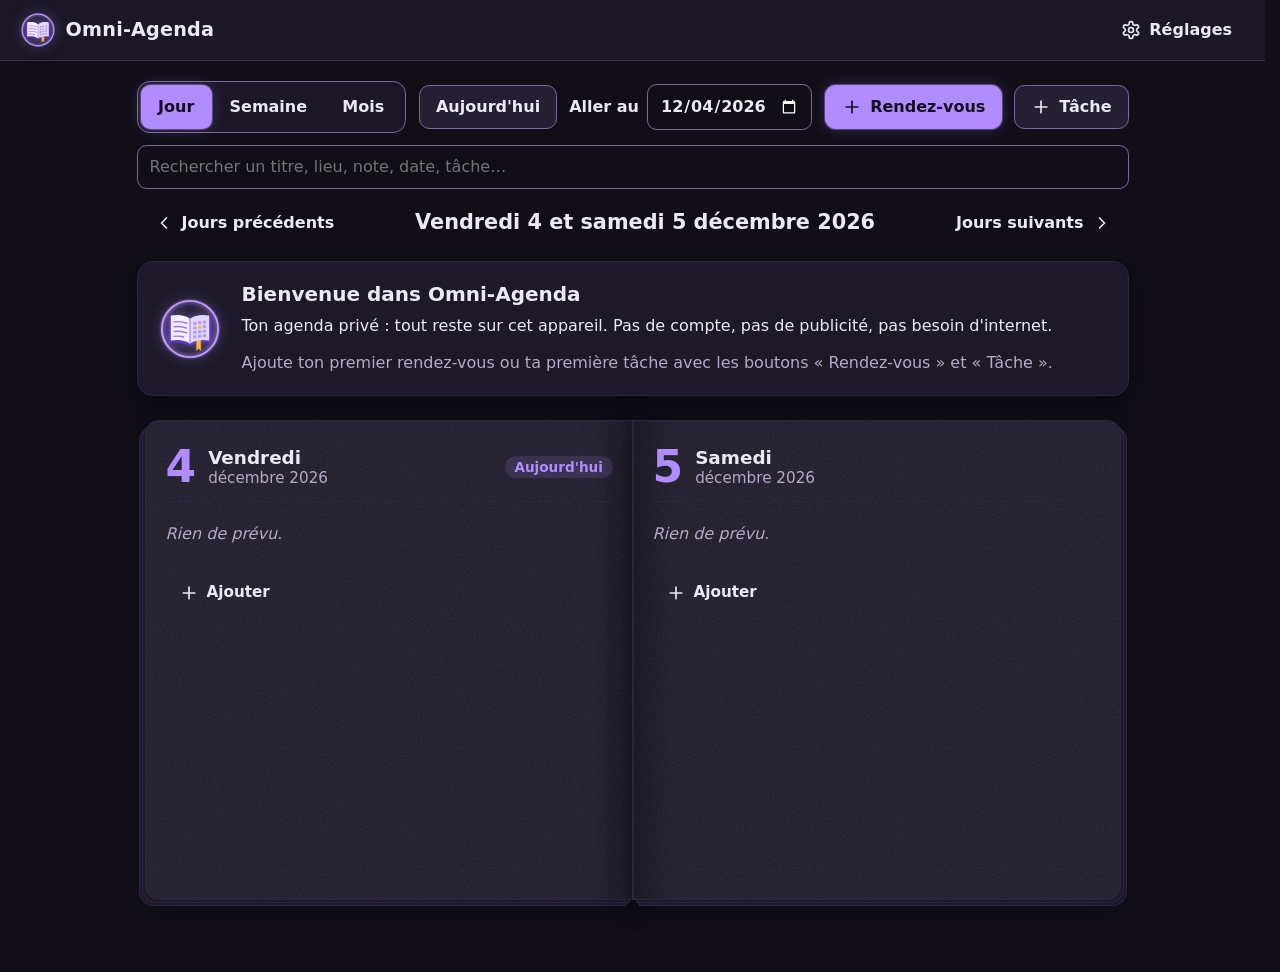
<file: index.html>
<!doctype html>
<html lang="fr" data-theme="omni">
<head>
  <meta charset="utf-8">
  <meta name="viewport" content="width=device-width, initial-scale=1, viewport-fit=cover">
  <!--
    Règle de sécurité (« Content Security Policy ») :
    la page n'a le droit de charger QUE ses propres fichiers.
    Aucun script extérieur, aucune police ou image venant d'internet.
  -->
  <meta http-equiv="Content-Security-Policy"
        content="default-src 'self'; script-src 'self'; style-src 'self'; img-src 'self' data:; font-src 'self'; connect-src 'self'; object-src 'none'; base-uri 'none'; form-action 'none'; frame-src 'none'">
  <meta name="description" content="Omni-Agenda : ton agenda privé, hors ligne, sans compte et sans publicité.">
  <meta name="theme-color" content="#1b1726">
  <title>Omni-Agenda</title>
  <link rel="icon" href="assets/icons/logo.svg" type="image/svg+xml">
  <!-- Fiche d'identité de l'application (nom, icônes) : permet de l'installer. -->
  <link rel="manifest" href="manifest.webmanifest">
  <link rel="apple-touch-icon" href="assets/icons/apple-touch-icon.png">
  <meta name="apple-mobile-web-app-title" content="Omni-Agenda">

  <link rel="stylesheet" href="css/themes.css">
  <link rel="stylesheet" href="css/fonts.css">
  <link rel="stylesheet" href="css/base.css">
  <link rel="stylesheet" href="css/components.css">
  <link rel="stylesheet" href="css/forms.css">
  <link rel="stylesheet" href="css/entries.css">
  <link rel="stylesheet" href="css/agenda.css">
  <link rel="stylesheet" href="css/paper.css">
  <link rel="stylesheet" href="css/security.css">

  <!-- Applique le thème mémorisé AVANT l'affichage (évite un flash de couleur)
       et affiche tout de suite l'écran de verrouillage si un mot de passe est actif. -->
  <script src="js/boot.js"></script>
  <!-- Le programme principal de l'application. -->
  <script type="module" src="js/app.js"></script>
</head>
<body>
  <!-- Lien caché, visible seulement au clavier : permet de sauter directement au contenu. -->
  <a class="skip-link" href="#contenu">Aller au contenu</a>

  <!-- ============ Barre du haut ============ -->
  <header class="app-header">
    <a class="brand" href="#/" aria-label="Omni-Agenda — retour à l'agenda">
      <img src="assets/icons/logo.svg" alt="" width="36" height="36">
      <span class="brand-name">Omni-Agenda</span>
    </a>
    <nav class="header-actions" aria-label="Menu principal">
      <!-- Visible seulement si un mot de passe est actif (js/ui/password-settings.js). -->
      <button type="button" class="btn btn-ghost" id="bouton-verrouiller" aria-label="Verrouiller l'agenda" hidden>
        <svg class="icon" viewBox="0 0 24 24" aria-hidden="true" focusable="false"><rect x="5" y="11" width="14" height="10" rx="2"/><path d="M8 11V7a4 4 0 0 1 8 0v4"/></svg>
        <span class="header-label">Verrouiller</span>
      </button>
      <a class="btn btn-ghost" href="#/reglages">
        <svg class="icon" viewBox="0 0 24 24" aria-hidden="true" focusable="false">
          <path d="M12.22 2h-.44a2 2 0 0 0-2 2v.18a2 2 0 0 1-1 1.73l-.43.25a2 2 0 0 1-2 0l-.15-.08a2 2 0 0 0-2.73.73l-.22.38a2 2 0 0 0 .73 2.73l.15.1a2 2 0 0 1 1 1.72v.51a2 2 0 0 1-1 1.74l-.15.09a2 2 0 0 0-.73 2.73l.22.38a2 2 0 0 0 2.73.73l.15-.08a2 2 0 0 1 2 0l.43.25a2 2 0 0 1 1 1.73V20a2 2 0 0 0 2 2h.44a2 2 0 0 0 2-2v-.18a2 2 0 0 1 1-1.73l.43-.25a2 2 0 0 1 2 0l.15.08a2 2 0 0 0 2.73-.73l.22-.39a2 2 0 0 0-.73-2.73l-.15-.08a2 2 0 0 1-1-1.74v-.5a2 2 0 0 1 1-1.74l.15-.09a2 2 0 0 0 .73-2.73l-.22-.38a2 2 0 0 0-2.73-.73l-.15.08a2 2 0 0 1-2 0l-.43-.25a2 2 0 0 1-1-1.73V4a2 2 0 0 0-2-2z"/>
          <circle cx="12" cy="12" r="3"/>
        </svg>
        <span class="header-label">Réglages</span>
      </a>
    </nav>
  </header>

  <!-- Bandeau d'information (caché tant qu'il n'y a rien à dire). -->
  <div id="bandeau" class="banner" role="status" hidden></div>

  <!-- ============ Écran de verrouillage (si un mot de passe est actif) ============
       Affiché seulement quand <html> porte l'attribut data-locked ; le formulaire
       est construit par js/ui/lock-screen.js. -->
  <section class="lock-screen" id="ecran-verrouillage" aria-labelledby="titre-verrouillage">
    <div class="lock-card">
      <img class="lock-logo" src="assets/icons/logo.svg" alt="" width="88" height="88">
      <h1 id="titre-verrouillage">Omni-Agenda</h1>
      <p>Ton agenda est protégé par un mot de passe.</p>
      <div id="verrouillage-formulaire"></div>
    </div>
  </section>

  <main id="contenu" class="app-main" tabindex="-1">

    <!-- ============ Écran : agenda (accueil) ============ -->
    <section class="screen" data-screen="agenda" data-title="Omni-Agenda" aria-labelledby="titre-agenda">

      <!-- Choix de la vue, aujourd'hui / aller à une date, boutons d'ajout -->
      <div class="agenda-toolbar">
        <div class="view-switch" role="group" aria-label="Affichage">
          <button type="button" class="view-switch-btn" data-view="day" aria-pressed="true">Jour</button>
          <button type="button" class="view-switch-btn" data-view="week" aria-pressed="false">Semaine</button>
          <button type="button" class="view-switch-btn" data-view="month" aria-pressed="false">Mois</button>
        </div>
        <!-- Retour à aujourd'hui et saut à une date -->
        <div class="agenda-jump">
          <button type="button" class="btn" id="bouton-aujourdhui">Aujourd'hui</button>
          <label class="jump-date">
            <span>Aller au</span>
            <input type="date" id="aller-a-la-date" min="1900-01-01" max="2200-12-31">
          </label>
        </div>
        <div class="agenda-actions">
          <button type="button" class="btn btn-primary" id="bouton-nouveau-rdv">
            <svg class="icon" viewBox="0 0 24 24" aria-hidden="true" focusable="false"><path d="M12 5v14M5 12h14"/></svg>
            <span>Rendez-vous</span>
          </button>
          <button type="button" class="btn" id="bouton-nouvelle-tache">
            <svg class="icon" viewBox="0 0 24 24" aria-hidden="true" focusable="false"><path d="M12 5v14M5 12h14"/></svg>
            <span>Tâche</span>
          </button>
        </div>
      </div>

      <!-- Recherche locale (affichée après déverrouillage) -->
      <div class="agenda-search" role="search" aria-label="Rechercher dans l'agenda">
        <label for="champ-recherche" class="visually-hidden">Rechercher dans l'agenda</label>
        <input type="search" id="champ-recherche" placeholder="Rechercher un titre, lieu, note, date, tâche…" autocomplete="off" spellcheck="false">
        <button type="button" class="btn btn-ghost btn-small" id="bouton-effacer-recherche" hidden>Effacer</button>
      </div>
      <section id="recherche-resultats" class="search-results page" aria-labelledby="titre-recherche" hidden>
        <h2 id="titre-recherche" class="page-week-title">Résultats de recherche</h2>
        <p id="recherche-statut" class="search-status muted" role="status" aria-live="polite"></p>
        <ul id="recherche-liste" class="entry-list"></ul>
      </section>

      <!-- Navigation : précédent, période affichée, suivant -->
      <div class="agenda-nav">
        <button type="button" class="btn btn-ghost nav-button" id="bouton-precedent">
          <svg class="icon" viewBox="0 0 24 24" aria-hidden="true" focusable="false"><path d="m15 18-6-6 6-6"/></svg>
          <span class="nav-label">Précédent</span>
        </button>
        <h1 id="titre-agenda" class="agenda-title" aria-live="polite">Omni-Agenda</h1>
        <button type="button" class="btn btn-ghost nav-button" id="bouton-suivant">
          <span class="nav-label">Suivant</span>
          <svg class="icon" viewBox="0 0 24 24" aria-hidden="true" focusable="false"><path d="m9 18 6-6-6-6"/></svg>
        </button>
      </div>

      <!-- Accueil, affiché quand l'agenda est vide. -->
      <div class="welcome welcome-compact" id="accueil-vide" hidden>
        <img class="welcome-logo" src="assets/icons/logo.svg" alt="" width="64" height="64">
        <div>
          <h2>Bienvenue dans Omni-Agenda</h2>
          <p>Ton agenda privé : tout reste sur cet appareil. Pas de compte, pas de publicité, pas besoin d'internet.</p>
          <p class="muted">Ajoute ton premier rendez-vous ou ta première tâche avec les boutons « Rendez-vous » et « Tâche ».</p>
        </div>
      </div>

      <!-- Le livre : une ou deux pages, dessinées par js/views/. -->
      <div class="book-wrap" id="livre-conteneur">
        <div class="book" id="livre"></div>
      </div>
    </section>

    <!-- ============ Écran : réglages ============ -->
    <section class="screen" data-screen="reglages" data-title="Réglages — Omni-Agenda" aria-labelledby="titre-reglages" hidden>
      <div class="screen-header">
        <a class="btn btn-ghost" href="#/">
          <svg class="icon" viewBox="0 0 24 24" aria-hidden="true" focusable="false"><path d="m15 18-6-6 6-6"/></svg>
          <span>Retour à l'agenda</span>
        </a>
        <h1 id="titre-reglages">Réglages</h1>
      </div>

      <div class="card">
        <h2>Apparence</h2>
        <fieldset>
          <legend>Thème</legend>
          <div class="choices" id="choix-theme"></div>
        </fieldset>
        <fieldset>
          <legend>Police d'écriture</legend>
          <p class="muted small">Toutes les polices sont incluses dans l'application : elles fonctionnent sans internet.</p>
          <div class="choices" id="choix-police"></div>
        </fieldset>
        <fieldset>
          <legend>Taille du texte</legend>
          <div class="choices choices-compact" id="choix-taille-texte"></div>
        </fieldset>
      </div>

      <!-- Rappels (notifications), gérés par js/ui/app-settings.js. -->
      <div class="card">
        <h2>Rappels</h2>
        <p>Un rappel s'affiche sous forme de notification discrète, sans son, à l'heure choisie pour le rendez-vous.</p>
        <p class="muted small">Il s'affiche si Omni-Agenda est ouverte, ou encore active en arrière-plan :
          sans serveur, une application web ne peut pas se réveiller toute seule.</p>
        <div id="reglages-rappels"></div>
        <div id="message-rappels" role="status" aria-live="polite"></div>
      </div>

      <!-- Export et import de l'agenda, gérés par js/ui/backup-settings.js. -->
      <div class="card">
        <h2>Sauvegarde</h2>
        <p>Ton agenda est enregistré uniquement sur cet appareil. Exporte-le de temps en temps dans un fichier :
          tu pourras le retrouver après un changement d'appareil, ou l'ouvrir sur un autre.</p>
        <p class="muted small" id="derniere-sauvegarde"></p>
        <div class="button-row">
          <button type="button" class="btn btn-primary" id="bouton-exporter">
            <svg class="icon" viewBox="0 0 24 24" aria-hidden="true" focusable="false"><path d="M12 4v11m-5-5 5 5 5-5M5 20h14"/></svg>
            <span>Exporter mon agenda</span>
          </button>
          <button type="button" class="btn" id="bouton-exporter-ics">Exporter au format .ics</button>
          <button type="button" class="btn" id="bouton-importer">
            <svg class="icon" viewBox="0 0 24 24" aria-hidden="true" focusable="false"><path d="M12 20V9m-5 5 5-5 5 5M5 4h14"/></svg>
            <span>Importer un agenda</span>
          </button>
        </div>
        <p class="muted small">L'export « .ics » sert à transférer tes rendez-vous et tâches vers un autre agenda (fichier non chiffré).</p>
        <!-- Sélecteur de fichier, caché : il est ouvert par le bouton « Importer un agenda ». -->
        <input type="file" id="fichier-a-importer" accept=".json,application/json" hidden>
        <!-- Résultat de l'export ou de l'import, lu par les lecteurs d'écran. -->
        <div id="message-sauvegarde" role="status" aria-live="polite"></div>
      </div>

      <!-- Mot de passe facultatif, géré par js/ui/password-settings.js. -->
      <div class="card">
        <h2 id="titre-mot-de-passe" tabindex="-1">Mot de passe</h2>
        <div id="reglages-mot-de-passe"></div>
        <div id="message-mot-de-passe" role="status" aria-live="polite"></div>
      </div>

      <!-- Installation, fonctionnement sans internet et stockage (js/ui/app-settings.js). -->
      <div class="card">
        <h2>Application</h2>
        <div id="reglages-application"></div>
        <div id="message-application" role="status" aria-live="polite"></div>
      </div>

      <div class="card">
        <h2>Informations</h2>
        <a class="btn" href="#/a-propos">À propos d'Omni-Agenda</a>
      </div>
    </section>

    <!-- ============ Écran : à propos ============ -->
    <section class="screen" data-screen="a-propos" data-title="À propos — Omni-Agenda" aria-labelledby="titre-a-propos" hidden>
      <div class="screen-header">
        <a class="btn btn-ghost" href="#/reglages">
          <svg class="icon" viewBox="0 0 24 24" aria-hidden="true" focusable="false"><path d="m15 18-6-6 6-6"/></svg>
          <span>Retour aux réglages</span>
        </a>
      </div>

      <div class="card about">
        <img class="about-logo" src="assets/icons/logo.svg" alt="" width="88" height="88">
        <h1 id="titre-a-propos">À propos d'Omni-Agenda</h1>
        <p class="muted">Version <span data-app-version></span></p>

        <p>Application réalisée par Ferrus Dantioch, avec l'aide de l'intelligence artificielle.</p>
        <!-- Licence du code : texte complet dans le fichier LICENSE du dépôt. -->
        <p>© 2026 Ferrus Dantioch — <a href="https://creativecommons.org/licenses/by-nc-nd/4.0/deed.fr" target="_blank" rel="noopener noreferrer">Creative Commons BY-NC-ND 4.0</a> : partage autorisé en citant l'auteur, sans usage commercial ni modification.</p>

        <ul class="about-facts">
          <li>Application gratuite</li>
          <li>Sans publicité</li>
          <li>Sans collecte de données : tout reste sur ton appareil</li>
          <li>Fonctionne sans internet</li>
        </ul>

        <!-- Avec le lien de la licence, le seul lien vers internet. L'adresse vient de js/config.js. -->
        <a id="lien-portfolio" class="btn btn-primary" target="_blank" rel="noopener noreferrer">Découvrir mon portfolio</a>
        <p id="message-portfolio" class="notice" role="status" hidden>Connecte-toi à internet pour ouvrir le portfolio.</p>
        <p class="muted small">Ce bouton et le lien de la licence sont les seuls liens de l'application vers internet. Ils s'ouvrent uniquement si tu les touches.</p>

        <!-- Retours : une adresse-alias (Proton) créée pour ça. Le lien ouvre seulement
             l'application de messagerie, adresse et sujet déjà remplis : rien ne part tout seul. -->
        <p>Une idée, une remarque, un souci ? Tes retours sont les bienvenus :
          <a class="adresse-mail" href="mailto:omni-systeme.choking513@passmail.net?subject=Retour%20sur%20Omni-Agenda">omni-systeme.choking513@passmail.net</a></p>
      </div>
    </section>
  </main>

  <!-- Fenêtre d'une entrée (fiche de détails ou formulaire), remplie par js/ui/entry-panel.js. -->
  <dialog id="fenetre-entree" class="panel" aria-labelledby="fenetre-entree-titre"></dialog>

  <!-- Petit message de confirmation (« Rendez-vous ajouté »), lu par les lecteurs d'écran. -->
  <div id="message-flottant" class="toast" role="status" aria-live="polite"></div>

  <noscript>
    <p class="notice">Omni-Agenda a besoin de JavaScript pour fonctionner. Active-le dans les réglages de ton navigateur.</p>
  </noscript>
</body>
</html>
</file>
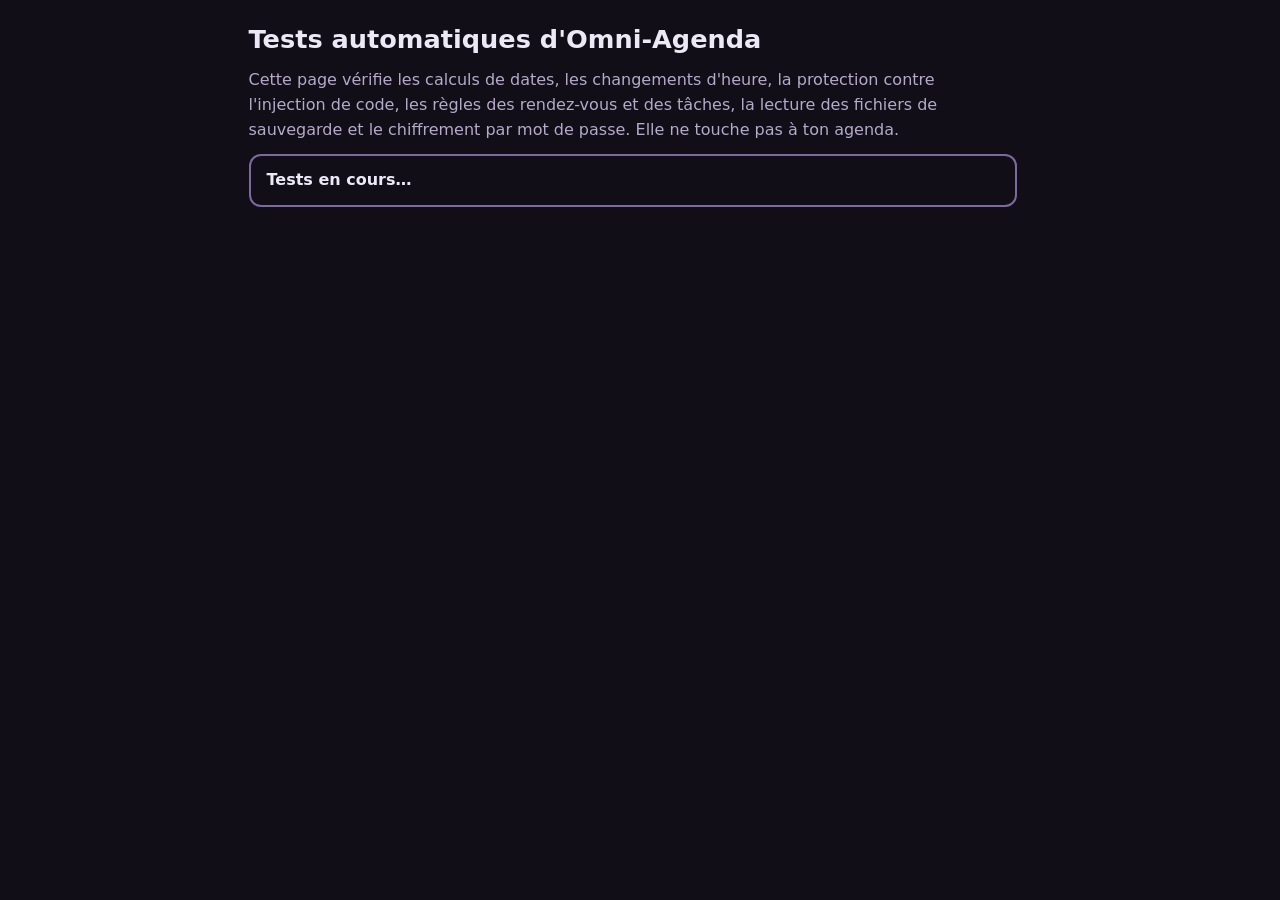
<file: tests/tests.html>
<!doctype html>
<html lang="fr" data-theme="omni">
<head>
  <meta charset="utf-8">
  <meta name="viewport" content="width=device-width, initial-scale=1">
  <meta http-equiv="Content-Security-Policy"
        content="default-src 'self'; script-src 'self'; style-src 'self'; img-src 'self' data:; connect-src 'self'; object-src 'none'; base-uri 'none'">
  <title>Tests — Omni-Agenda</title>
  <link rel="stylesheet" href="../css/themes.css">
  <link rel="stylesheet" href="../css/base.css">
  <link rel="stylesheet" href="tests.css">
  <script type="module" src="tests.js"></script>
</head>
<body>
  <main class="tests">
    <h1>Tests automatiques d'Omni-Agenda</h1>
    <p class="muted">Cette page vérifie les calculs de dates, les changements d'heure, la protection
      contre l'injection de code, les règles des rendez-vous et des tâches, la lecture des
      fichiers de sauvegarde et le chiffrement par mot de passe.
      Elle ne touche pas à ton agenda.</p>
    <p id="resume" class="tests-summary" role="status">Tests en cours…</p>
    <ol id="resultats" class="tests-list"></ol>
  </main>
</body>
</html>
</file>
<file: css/themes.css>
/* =============================================================
   themes.css — Les couleurs des trois thèmes
   -------------------------------------------------------------
   Chaque thème est une liste de « variables » de couleur
   (des noms comme --color-text). Le reste du design utilise
   ces noms : changer de thème = changer les valeurs ici.

   Tous les contrastes texte/fond respectent la norme WCAG AA
   (au moins 4,5 pour 1 pour le texte).
   ============================================================= */

/* ---------- Thème « Omni-système » (thème par défaut) ----------
   Fond sombre, accents violets lumineux, comme l'anneau du logo. */
:root,
[data-theme="omni"] {
  color-scheme: dark;
  --color-bg: #110e18;            /* fond général */
  --color-surface: #1b1726;       /* barre du haut, cartes */
  --color-surface-2: #241f33;     /* boutons, champs */
  --color-paper: #1d1929;         /* les pages de l'agenda */
  --color-paper-edge: #2c2540;    /* bord des pages, reliure */
  --color-text: #ece8f6;          /* texte principal */
  --color-text-muted: #b4aac9;    /* texte secondaire */
  --color-border: #3a3150;        /* séparations discrètes */
  --color-border-strong: #7a6a9e; /* contours des boutons et champs */
  --color-accent: #b18cff;        /* violet lumineux */
  --color-on-accent: #140d24;     /* texte posé sur le violet */
  --color-accent-soft: rgba(177, 140, 255, 0.14);
  --color-focus: #d2bbff;         /* contour de l'élément actif au clavier */
  --color-danger: #ff8f9e;
  --glow: 0 0 0 1px rgba(177, 140, 255, 0.35), 0 0 14px rgba(177, 140, 255, 0.25);
  --logo-glow: drop-shadow(0 0 6px rgba(177, 140, 255, 0.5));
  --shadow: 0 6px 24px rgba(0, 0, 0, 0.45);
  /* Papier : texture discrète (grain clair) et ombre près de la reliure. */
  --paper-texture: url("data:image/svg+xml,%3Csvg xmlns='http://www.w3.org/2000/svg' width='180' height='180'%3E%3Cfilter id='n'%3E%3CfeTurbulence type='fractalNoise' baseFrequency='0.85' numOctaves='3' stitchTiles='stitch'/%3E%3CfeColorMatrix values='0 0 0 0 1 0 0 0 0 1 0 0 0 0 1 0 0 0 0.09 0'/%3E%3C/filter%3E%3Crect width='100%25' height='100%25' filter='url(%23n)'/%3E%3C/svg%3E");
  --page-fold: rgba(0, 0, 0, 0.35);
  /* Surlignages : fond doux + trait plus marqué (visible même sans distinguer les couleurs). */
  --hl-jaune: #5a4b1e;
  --hl-jaune-edge: #c9a43f;
  --hl-vert: #1f4d38;
  --hl-vert-edge: #56ad84;
  --hl-bleu: #20426a;
  --hl-bleu-edge: #6a9edb;
  --hl-rose: #5c2849;
  --hl-rose-edge: #cf7aab;
}

/* ---------- Thème « Sombre » ----------
   Gris foncés neutres, accent bleu doux. */
[data-theme="dark"] {
  color-scheme: dark;
  --color-bg: #17181b;
  --color-surface: #202226;
  --color-surface-2: #2a2d32;
  --color-paper: #25262b;
  --color-paper-edge: #303238;
  --color-text: #e6e4df;
  --color-text-muted: #aaa7a0;
  --color-border: #3b3e45;
  --color-border-strong: #767a83;
  --color-accent: #8cb4e0;
  --color-on-accent: #10161d;
  --color-accent-soft: rgba(140, 180, 224, 0.14);
  --color-focus: #b9d4f2;
  --color-danger: #f09a9a;
  --glow: none;
  --logo-glow: none;
  --shadow: 0 6px 24px rgba(0, 0, 0, 0.4);
  --paper-texture: url("data:image/svg+xml,%3Csvg xmlns='http://www.w3.org/2000/svg' width='180' height='180'%3E%3Cfilter id='n'%3E%3CfeTurbulence type='fractalNoise' baseFrequency='0.85' numOctaves='3' stitchTiles='stitch'/%3E%3CfeColorMatrix values='0 0 0 0 1 0 0 0 0 1 0 0 0 0 1 0 0 0 0.09 0'/%3E%3C/filter%3E%3Crect width='100%25' height='100%25' filter='url(%23n)'/%3E%3C/svg%3E");
  --page-fold: rgba(0, 0, 0, 0.3);
  --hl-jaune: #5a4b1e;
  --hl-jaune-edge: #c9a43f;
  --hl-vert: #1f4d38;
  --hl-vert-edge: #56ad84;
  --hl-bleu: #20426a;
  --hl-bleu-edge: #6a9edb;
  --hl-rose: #5c2849;
  --hl-rose-edge: #cf7aab;
}

/* ---------- Thème « Clair » ----------
   Tons crème et beige plutôt que blanc pur, pour ne pas éblouir. */
[data-theme="light"] {
  color-scheme: light;
  --color-bg: #e4dfd5;
  --color-surface: #efebe3;
  --color-surface-2: #e7e2d8;
  --color-paper: #f6f2e9;
  --color-paper-edge: #ddd5c6;
  --color-text: #2a2621;
  --color-text-muted: #5a5349;
  --color-border: #c9c0b0;
  --color-border-strong: #7d725f;
  --color-accent: #355f80;
  --color-on-accent: #ffffff;
  --color-accent-soft: rgba(53, 95, 128, 0.12);
  --color-focus: #2f5878;
  --color-danger: #a33a3a;
  --glow: none;
  --logo-glow: none;
  --shadow: 0 6px 20px rgba(60, 50, 35, 0.18);
  /* Papier crème : grain brun très léger. */
  --paper-texture: url("data:image/svg+xml,%3Csvg xmlns='http://www.w3.org/2000/svg' width='180' height='180'%3E%3Cfilter id='n'%3E%3CfeTurbulence type='fractalNoise' baseFrequency='0.85' numOctaves='3' stitchTiles='stitch'/%3E%3CfeColorMatrix values='0 0 0 0 0.35 0 0 0 0 0.27 0 0 0 0 0.15 0 0 0 0.12 0'/%3E%3C/filter%3E%3Crect width='100%25' height='100%25' filter='url(%23n)'/%3E%3C/svg%3E");
  --page-fold: rgba(90, 70, 40, 0.16);
  --hl-jaune: #f3dc8a;
  --hl-jaune-edge: #8a6a12;
  --hl-vert: #cce6bd;
  --hl-vert-edge: #3d7a2e;
  --hl-bleu: #c6dcf3;
  --hl-bleu-edge: #2f6aa8;
  --hl-rose: #f2cadb;
  --hl-rose-edge: #a2457a;
}
</file>
<file: css/fonts.css>
/* =============================================================
   fonts.css — Les polices d'écriture incluses dans l'application
   -------------------------------------------------------------
   Les fichiers sont dans assets/fonts/ : rien n'est téléchargé
   depuis internet. Toutes ces polices sont sous licence libre
   SIL Open Font License 1.1 (voir assets/fonts/licences/).

   Le choix de l'utilisateur est posé sur la page sous la forme
   data-font="lexend" (par js/fonts.js). Chaque choix change la
   variable --font-body, utilisée par tout le texte.
   ============================================================= */

@font-face {
  font-family: "Atkinson Hyperlegible";
  src: url("../assets/fonts/atkinson-400.woff2") format("woff2");
  font-weight: 400;
  font-style: normal;
  font-display: swap;
}

@font-face {
  font-family: "Atkinson Hyperlegible";
  src: url("../assets/fonts/atkinson-700.woff2") format("woff2");
  font-weight: 700;
  font-style: normal;
  font-display: swap;
}

@font-face {
  font-family: "Lexend";
  src: url("../assets/fonts/lexend-400.woff2") format("woff2");
  font-weight: 400;
  font-style: normal;
  font-display: swap;
}

@font-face {
  font-family: "Lexend";
  src: url("../assets/fonts/lexend-700.woff2") format("woff2");
  font-weight: 700;
  font-style: normal;
  font-display: swap;
}

@font-face {
  font-family: "OpenDyslexic";
  src: url("../assets/fonts/opendyslexic-400.woff2") format("woff2");
  font-weight: 400;
  font-style: normal;
  font-display: swap;
  unicode-range: U+0000-00FF, U+0100-024F, U+2000-206F, U+20AC, U+2122, U+2191, U+2193, U+2212, U+FEFF, U+FFFD;
}

@font-face {
  font-family: "OpenDyslexic";
  src: url("../assets/fonts/opendyslexic-700.woff2") format("woff2");
  font-weight: 700;
  font-style: normal;
  font-display: swap;
  unicode-range: U+0000-00FF, U+0100-024F, U+2000-206F, U+20AC, U+2122, U+2191, U+2193, U+2212, U+FEFF, U+FFFD;
}

@font-face {
  font-family: "Andika";
  src: url("../assets/fonts/andika-400.woff2") format("woff2");
  font-weight: 400;
  font-style: normal;
  font-display: swap;
}

@font-face {
  font-family: "Andika";
  src: url("../assets/fonts/andika-700.woff2") format("woff2");
  font-weight: 700;
  font-style: normal;
  font-display: swap;
}

@font-face {
  font-family: "Literata";
  src: url("../assets/fonts/literata-400.woff2") format("woff2");
  font-weight: 400;
  font-style: normal;
  font-display: swap;
}

@font-face {
  font-family: "Literata";
  src: url("../assets/fonts/literata-700.woff2") format("woff2");
  font-weight: 700;
  font-style: normal;
  font-display: swap;
}

@font-face {
  font-family: "Nunito";
  src: url("../assets/fonts/nunito-400.woff2") format("woff2");
  font-weight: 400;
  font-style: normal;
  font-display: swap;
}

@font-face {
  font-family: "Nunito";
  src: url("../assets/fonts/nunito-700.woff2") format("woff2");
  font-weight: 700;
  font-style: normal;
  font-display: swap;
}

/* Patrick Hand n'existe qu'en un seul poids : le gras est imité par le navigateur. */
@font-face {
  font-family: "Patrick Hand";
  src: url("../assets/fonts/patrick-hand-400.woff2") format("woff2");
  font-weight: 400;
  font-style: normal;
  font-display: swap;
}

/* ---------- Correspondance choix → police ----------
   Après le nom de la police viennent des polices de secours,
   au cas où un caractère manquerait. */
[data-font="systeme"] { --font-body: system-ui, -apple-system, "Segoe UI", Roboto, "Noto Sans", Ubuntu, Cantarell, "Helvetica Neue", Arial, sans-serif; }
[data-font="atkinson"] { --font-body: "Atkinson Hyperlegible", system-ui, sans-serif; }
[data-font="lexend"] { --font-body: "Lexend", system-ui, sans-serif; }
[data-font="opendyslexic"] { --font-body: "OpenDyslexic", system-ui, sans-serif; }
[data-font="andika"] { --font-body: "Andika", system-ui, sans-serif; }
[data-font="literata"] { --font-body: "Literata", Georgia, serif; }
[data-font="nunito"] { --font-body: "Nunito", system-ui, sans-serif; }
[data-font="patrick-hand"] { --font-body: "Patrick Hand", "Comic Sans MS", cursive; }

/* Les aperçus du choix de police s'écrivent dans leur propre police. */
.font-sample {
  font-family: var(--font-body);
}
</file>
<file: css/base.css>
/* =============================================================
   base.css — Règles de base, lisibilité et accessibilité
   -------------------------------------------------------------
   « rem » est une unité de taille relative au texte : quand
   l'utilisateur agrandit le texte, tout grandit avec lui.
   ============================================================= */

*,
*::before,
*::after {
  box-sizing: border-box;
}

html {
  /* La taille du texte est réglée par l'utilisateur (réglages ou navigateur). */
  -webkit-text-size-adjust: 100%;
  text-size-adjust: 100%;
  /* Réserve la place de la barre de défilement : la mise en page ne « saute » pas. */
  scrollbar-gutter: stable;
  /* Police par défaut : celle de l'appareil. D'autres polices arriveront à l'étape 4. */
  --font-body: system-ui, -apple-system, "Segoe UI", Roboto, "Noto Sans", Ubuntu, Cantarell, "Helvetica Neue", Arial, sans-serif;
}

body {
  margin: 0;
  min-height: 100vh;
  min-height: 100dvh;
  font-family: var(--font-body);
  font-size: 1rem;
  line-height: 1.55;
  color: var(--color-text);
  background: var(--color-bg);
}

h1,
h2,
h3 {
  line-height: 1.25;
  margin: 0 0 0.75rem;
  font-weight: 650;
}

h1 { font-size: 1.6rem; }
h2 { font-size: 1.25rem; }
h3 { font-size: 1.1rem; }

p {
  margin: 0 0 0.75rem;
}

a {
  color: var(--color-accent);
}

img,
svg {
  display: block;
  max-width: 100%;
}

/* Un attribut « hidden » cache TOUJOURS l'élément. */
[hidden] {
  display: none !important;
}

/* ---------- Contour visible au clavier ----------
   Quand on navigue avec la touche Tab, l'élément actif est entouré. */
:focus-visible {
  outline: 3px solid var(--color-focus);
  outline-offset: 2px;
}

/* Les titres reçoivent le focus lors d'un changement d'écran
   (pour les lecteurs d'écran) : inutile de les entourer. */
[tabindex="-1"]:focus {
  outline: none;
}

/* ---------- Texte réservé aux lecteurs d'écran ---------- */
.visually-hidden {
  position: absolute !important;
  width: 1px;
  height: 1px;
  margin: -1px;
  padding: 0;
  overflow: hidden;
  clip: rect(0 0 0 0);
  white-space: nowrap;
  border: 0;
}

/* ---------- Lien « Aller au contenu » (visible seulement au clavier) ---------- */
.skip-link {
  position: absolute;
  left: 1rem;
  top: -10rem;
  z-index: 100;
  padding: 0.75rem 1rem;
  border-radius: 0.5rem;
  background: var(--color-accent);
  color: var(--color-on-accent);
  font-weight: 600;
}

.skip-link:focus {
  top: 1rem;
}

/* ---------- Petites classes utiles ---------- */
.muted {
  color: var(--color-text-muted);
}

.small {
  font-size: 0.9rem;
}

/* ---------- Transition douce lors d'un changement de thème ----------
   Ajoutée par js/themes.js pendant 0,4 seconde, puis retirée. */
.theme-transition,
.theme-transition *,
.theme-transition *::before,
.theme-transition *::after {
  transition: background-color 0.35s ease, color 0.35s ease, border-color 0.35s ease !important;
}

/* ---------- Respect de la préférence « réduire les animations » ----------
   Si l'appareil le demande : aucune animation, aucune transition. */
@media (prefers-reduced-motion: reduce) {
  *,
  *::before,
  *::after {
    animation-duration: 0.001ms !important;
    animation-iteration-count: 1 !important;
    transition-duration: 0.001ms !important;
    scroll-behavior: auto !important;
  }
}
</file>
<file: css/components.css>
/* =============================================================
   components.css — Les éléments de l'interface
   -------------------------------------------------------------
   Barre du haut, boutons, cartes, choix, écrans.
   Toutes les zones cliquables font au moins 44 px de haut.
   ============================================================= */

/* ---------- Barre du haut ---------- */
.app-header {
  position: sticky;
  top: 0;
  z-index: 10;
  display: flex;
  /* Avec un très grand texte, le bouton Réglages passe sous le nom. */
  flex-wrap: wrap;
  align-items: center;
  justify-content: space-between;
  gap: 0.75rem;
  padding: max(0.5rem, env(safe-area-inset-top)) max(1rem, env(safe-area-inset-right)) 0.5rem max(1rem, env(safe-area-inset-left));
  background: var(--color-surface);
  border-bottom: 1px solid var(--color-border);
}

.brand {
  display: inline-flex;
  align-items: center;
  gap: 0.6rem;
  min-height: 44px;
  padding-inline: 0.25rem;
  border-radius: 0.5rem;
  color: var(--color-text);
  text-decoration: none;
  font-size: 1.2rem;
  font-weight: 650;
  letter-spacing: 0.01em;
  /* Le nom « Omni-Agenda » n'est jamais coupé en deux. */
  white-space: nowrap;
}

.brand img {
  width: 2.25rem;
  height: 2.25rem;
  filter: var(--logo-glow);
}

.header-actions {
  display: flex;
  gap: 0.5rem;
}

/* ---------- Zone principale ---------- */
.app-main {
  width: 100%;
  max-width: 64rem;
  margin-inline: auto;
  padding: 1.25rem max(1rem, env(safe-area-inset-right)) 3rem max(1rem, env(safe-area-inset-left));
}

.app-main:focus {
  outline: none;
}

.screen-header {
  display: flex;
  flex-wrap: wrap;
  align-items: center;
  gap: 0.5rem 1rem;
  margin-bottom: 1rem;
}

.screen-header h1 {
  margin: 0;
}

/* ---------- Boutons ---------- */
.btn {
  display: inline-flex;
  align-items: center;
  justify-content: center;
  gap: 0.5rem;
  min-height: max(44px, 2.75rem);
  min-width: 44px;
  padding: 0.5rem 1rem;
  border: 1px solid var(--color-border-strong);
  border-radius: 0.65rem;
  background: var(--color-surface-2);
  color: var(--color-text);
  font: inherit;
  font-weight: 600;
  text-decoration: none;
  cursor: pointer;
}

.btn:hover {
  border-color: var(--color-accent);
}

/* Bouton principal : couleur d'accent (avec halo dans le thème Omni-système). */
.btn-primary {
  background: var(--color-accent);
  border-color: var(--color-accent);
  color: var(--color-on-accent);
  box-shadow: var(--glow);
}

.btn-primary:hover {
  filter: brightness(1.06);
}

/* Bouton discret : sans fond ni bordure. */
.btn-ghost {
  background: transparent;
  border-color: transparent;
}

.btn-ghost:hover {
  background: var(--color-accent-soft);
  border-color: transparent;
}

/* Bouton d'action destructrice (supprimer, abandonner). */
.btn-danger {
  background: transparent;
  border-color: var(--color-danger);
  color: var(--color-danger);
}

.btn-danger:hover {
  border-color: var(--color-danger);
  background: var(--color-surface-2);
}

/* Bouton carré qui ne contient qu'une icône (ex. : Fermer). */
.btn-icon {
  width: max(44px, 2.75rem);
  padding: 0;
}

.btn-small {
  align-self: flex-start;
  padding-inline: 0.75rem;
  font-size: 0.95rem;
}

.btn:disabled {
  cursor: wait;
  opacity: 0.6;
}

.icon {
  width: 1.25rem;
  height: 1.25rem;
  flex-shrink: 0;
  fill: none;
  stroke: currentColor;
  stroke-width: 2;
  stroke-linecap: round;
  stroke-linejoin: round;
}

/* ---------- Cartes (blocs de réglages) ---------- */
.card {
  margin: 0 0 1rem;
  padding: 1.25rem;
  border: 1px solid var(--color-border);
  border-radius: 1rem;
  background: var(--color-surface);
}

fieldset {
  margin: 0 0 1.25rem;
  padding: 0;
  border: 0;
}

fieldset:last-child {
  margin-bottom: 0;
}

legend {
  margin-bottom: 0.5rem;
  padding: 0;
  font-weight: 600;
}

/* ---------- Choix sous forme de cartes (thème, taille du texte…) ---------- */
.choices {
  display: grid;
  grid-template-columns: repeat(auto-fit, minmax(min(100%, 14rem), 1fr));
  gap: 0.75rem;
}

.choices-compact {
  grid-template-columns: repeat(auto-fit, minmax(min(100%, 9rem), 1fr));
}

/* Dans les petites cartes, le texte reste à côté du bouton rond. */
.choices-compact .choice-text {
  flex-basis: 5rem;
}

.choice-card {
  display: flex;
  flex-wrap: wrap;
  align-items: center;
  gap: 0.75rem;
  min-height: 44px;
  padding: 0.75rem;
  border: 2px solid var(--color-border);
  border-radius: 0.8rem;
  background: var(--color-surface-2);
  cursor: pointer;
}

.choice-card:hover {
  border-color: var(--color-border-strong);
}

.choice-card:has(input:checked) {
  border-color: var(--color-accent);
  background: var(--color-accent-soft);
  box-shadow: var(--glow);
}

.choice-card:has(input:focus-visible) {
  outline: 3px solid var(--color-focus);
  outline-offset: 2px;
}

.choice-card input {
  flex-shrink: 0;
  width: 1.25rem;
  height: 1.25rem;
  margin: 0;
  accent-color: var(--color-accent);
}

/* Le bouton radio garde son propre contour via la carte. */
.choice-card input:focus-visible {
  outline: none;
}

.choice-text {
  display: flex;
  flex-direction: column;
  /* S'il reste moins de 9 rem de large, le texte passe sous l'aperçu. */
  flex: 1 1 9rem;
  gap: 0.15rem;
  min-width: 0;
  /* Un mot trop long passe à la ligne au lieu de dépasser de la carte. */
  overflow-wrap: break-word;
}

.choice-title {
  font-weight: 600;
}

.choice-desc {
  color: var(--color-text-muted);
  font-size: 0.9rem;
}

/* Aperçu miniature d'un thème : deux petites pages et un trait d'accent.
   L'aperçu porte lui-même l'attribut data-theme, il prend donc les couleurs
   du thème qu'il représente. */
.theme-preview {
  display: grid;
  grid-template-columns: 1fr 1fr;
  gap: 3px;
  flex-shrink: 0;
  width: 3.5rem;
  height: 2.6rem;
  padding: 5px;
  border: 1px solid var(--color-border-strong);
  border-radius: 0.5rem;
  background: var(--color-bg);
}

.theme-preview-page {
  display: flex;
  flex-direction: column;
  gap: 3px;
  padding: 5px 4px;
  border-radius: 3px;
  background: var(--color-paper);
}

.theme-preview-line {
  height: 3px;
  border-radius: 2px;
  background: var(--color-text-muted);
}

.theme-preview-line.is-accent {
  background: var(--color-accent);
  box-shadow: var(--glow);
}

/* Exemple « Aa » dans le choix de taille du texte. */
.size-sample {
  font-weight: 600;
  line-height: 1;
}

/* ---------- Bandeau et messages ---------- */
.banner {
  margin: 0;
  padding: 0.75rem max(1rem, env(safe-area-inset-right)) 0.75rem max(1rem, env(safe-area-inset-left));
  border-bottom: 1px solid var(--color-border-strong);
  background: var(--color-surface-2);
  text-align: center;
}

html[data-locked] .banner {
  padding-top: max(0.75rem, env(safe-area-inset-top));
}

.notice {
  margin: 0.75rem 0;
  padding: 0.75rem 1rem;
  border: 1px solid var(--color-border-strong);
  border-radius: 0.75rem;
  background: var(--color-surface-2);
  /* Un long nom de fichier passe à la ligne au lieu de dépasser. */
  overflow-wrap: anywhere;
}

/* Un message en plusieurs paragraphes. */
.notice p {
  margin: 0;
}

.notice p + p {
  margin-top: 0.5rem;
}

/* ---------- Rangée de boutons (ex. : Exporter / Importer) ---------- */
.button-row {
  display: flex;
  flex-wrap: wrap;
  gap: 0.75rem;
  margin-top: 0.75rem;
}

/* ---------- Sous-parties d'une carte (ex. : « Installation », « Stockage ») ---------- */
.card h3 {
  margin: 1.5rem 0 0.5rem;
  font-size: 1.05rem;
}

.card h3:first-child {
  margin-top: 0.25rem;
}

/* Ligne d'état avec une coche : « ✓ Les rappels sont autorisés. » */
.status-line {
  margin: 0.5rem 0;
}

.status-ok {
  color: var(--color-accent);
  font-weight: 700;
}

.install-steps {
  margin: 0.5rem 0;
  padding-left: 1.25rem;
}

.install-steps li + li {
  margin-top: 0.4rem;
}

/* Bouton dans le bandeau (« Mettre à jour »). */
.banner .btn {
  margin: 0.25rem 0 0.25rem 0.5rem;
}

/* ---------- Écran d'accueil ---------- */
.welcome {
  max-width: 36rem;
  margin: 1.5rem auto;
  padding: 2.5rem 1.5rem;
  border: 1px solid var(--color-paper-edge);
  border-radius: 1rem;
  background: var(--color-paper);
  box-shadow: var(--shadow);
  text-align: center;
}

.welcome-logo {
  width: 6rem;
  height: 6rem;
  margin: 0 auto 1rem;
  filter: var(--logo-glow);
}

/* ---------- Petit message de confirmation, en bas de l'écran ---------- */
.toast {
  position: fixed;
  left: 50%;
  bottom: calc(1.25rem + env(safe-area-inset-bottom));
  z-index: 50;
  max-width: calc(100% - 1rem - max(0.5rem, env(safe-area-inset-left)) - max(0.5rem, env(safe-area-inset-right)));
  padding: 0.75rem 1.25rem;
  border: 1px solid var(--color-accent);
  border-radius: 0.75rem;
  background: var(--color-surface-2);
  box-shadow: var(--shadow);
  color: var(--color-text);
  font-weight: 600;
  transform: translateX(-50%);
}

.toast:empty {
  display: none;
}

/* ---------- Page « À propos » ---------- */
.about {
  max-width: 40rem;
  margin-inline: auto;
  text-align: center;
}

.about-logo {
  width: 5.5rem;
  height: 5.5rem;
  margin: 0.5rem auto 1rem;
  filter: var(--logo-glow);
}

.about-facts {
  display: inline-flex;
  flex-direction: column;
  gap: 0.35rem;
  margin: 0.5rem 0 1.5rem;
  padding: 0;
  list-style: none;
  text-align: left;
}

.about-facts li::before {
  content: "✓";
  margin-right: 0.5rem;
  color: var(--color-accent);
  font-weight: 700;
}

.about .btn-primary {
  margin-bottom: 0.5rem;
}

/* Adresse e-mail de la section « À propos » : un long mot sans espace,
   qu'on autorise à passer à la ligne pour ne pas déborder sur un petit écran. */
.adresse-mail { overflow-wrap: anywhere; }
</file>
<file: css/forms.css>
/* =============================================================
   forms.css — Champs de saisie et fenêtres
   -------------------------------------------------------------
   Toutes les zones de saisie font au moins 44 px de haut.
   ============================================================= */

/* ---------- Fenêtres (<dialog>) ---------- */
.panel {
  width: min(40rem, calc(100% - 2rem));
  max-width: none;
  max-height: calc(100dvh - 2rem);
  padding: 0;
  border: 1px solid var(--color-border);
  border-radius: 1rem;
  background: var(--color-surface);
  color: var(--color-text);
  box-shadow: var(--shadow);
}

.panel[open] {
  display: flex;
  flex-direction: column;
  animation: panel-appear 0.2s ease-out;
}

@keyframes panel-appear {
  from { opacity: 0; transform: translateY(0.5rem); }
  to { opacity: 1; transform: none; }
}

/* Voile derrière la fenêtre (couleur fixe : il ne reçoit pas les variables de thème partout). */
.panel::backdrop {
  background: rgba(8, 6, 14, 0.65);
}

.panel-small {
  width: min(28rem, calc(100% - 2rem));
}

.panel-header {
  display: flex;
  align-items: center;
  justify-content: space-between;
  gap: 0.5rem;
  padding: 0.5rem 0.5rem 0.5rem 1.25rem;
  border-bottom: 1px solid var(--color-border);
}

.panel-header h2 {
  margin: 0;
  font-size: 1.25rem;
  overflow-wrap: anywhere;
}

.panel-content {
  display: flex;
  flex: 1;
  flex-direction: column;
  min-height: 0;
}

/* Le corps défile ; l'en-tête et le pied restent visibles. */
.panel-body {
  flex: 1;
  min-height: 0;
  overflow-y: auto;
  padding: 1.25rem;
}

.panel-footer {
  display: flex;
  flex-wrap: wrap;
  justify-content: flex-end;
  gap: 0.75rem;
  padding: 0.75rem 1.25rem;
  border-top: 1px solid var(--color-border);
}

/* Dans la fiche, « Supprimer » (premier bouton) se tient à gauche, loin de « Modifier ». */
.panel-footer > .btn-danger:first-child {
  margin-right: auto;
}

.panel-small .panel-footer {
  border-top: 0;
  padding-top: 0;
}

/* Texte d'une petite fenêtre de question (un ou plusieurs paragraphes). */
.dialog-message p {
  margin: 0 0 0.75rem;
  overflow-wrap: anywhere;
}

/* Choix proposés dans une fenêtre (ex. : Fusionner / Remplacer) :
   chaque choix est un grand bouton suivi de son explication. */
.dialog-choices {
  display: grid;
  gap: 0.75rem;
  margin-top: 1rem;
}

.dialog-choice {
  display: flex;
  flex-direction: column;
  gap: 0.5rem;
  padding: 0.75rem;
  border: 1px solid var(--color-border);
  border-radius: 0.8rem;
  background: var(--color-surface-2);
}

.dialog-choice-desc {
  margin: 0;
  color: var(--color-text-muted);
  font-size: 0.95rem;
}

/* Sur téléphone, la fenêtre d'une entrée occupe tout l'écran. */
@media (max-width: 40rem) {
  .panel:not(.panel-small) {
    /* 100vw / 100dvh : toute la largeur et toute la hauteur visibles. */
    width: 100vw;
    height: 100dvh;
    max-height: 100dvh;
    margin: 0;
    border: 0;
    border-radius: 0;
    padding: env(safe-area-inset-top) env(safe-area-inset-right) env(safe-area-inset-bottom) env(safe-area-inset-left);
  }
}

/* ---------- Champs ---------- */
.field {
  display: flex;
  flex-direction: column;
  gap: 0.35rem;
  min-width: 0;
  margin: 0 0 1rem;
  padding: 0;
  border: 0;
}

.field > label,
.field > legend {
  font-weight: 600;
}

.field-required {
  color: var(--color-text-muted);
  font-size: 0.9rem;
  font-weight: 400;
}

.field-hint {
  margin: 0;
  color: var(--color-text-muted);
  font-size: 0.9rem;
}

/* La date en toutes lettres sous un champ de date. */
.date-readout {
  color: var(--color-accent);
  font-weight: 600;
}

.field-error {
  margin: 0;
  color: var(--color-danger);
  font-weight: 600;
}

input[type="text"],
input[type="date"],
input[type="time"],
input[type="number"],
input[type="search"],
select,
textarea {
  width: 100%;
  min-height: max(44px, 2.75rem);
  padding: 0.55rem 0.75rem;
  border: 1px solid var(--color-border-strong);
  border-radius: 0.6rem;
  background: var(--color-bg);
  color: var(--color-text);
  font: inherit;
}

textarea {
  min-height: 7rem;
  line-height: 1.5;
  resize: vertical;
}

/* Champ à corriger : bordure plus épaisse, dans la couleur d'alerte. */
[aria-invalid="true"] {
  border: 2px solid var(--color-danger);
}

/* Deux champs côte à côte (début / fin), l'un sous l'autre si l'écran est étroit. */
.field-row {
  display: grid;
  grid-template-columns: repeat(auto-fit, minmax(min(100%, 9rem), 1fr));
  gap: 0 1rem;
}

.form-section {
  margin: 0;
}

/* Case à cocher avec son texte, grande zone cliquable. */
.checkbox-row {
  display: inline-flex;
  align-items: center;
  gap: 0.6rem;
  min-height: 44px;
  font-weight: 600;
  cursor: pointer;
}

.checkbox-row input {
  width: 1.35rem;
  height: 1.35rem;
  margin: 0;
  accent-color: var(--color-accent);
}

.form-error,
.notice-error {
  margin: 0.5rem 0 0;
  padding: 0.75rem 1rem;
  border: 2px solid var(--color-danger);
  border-radius: 0.75rem;
  background: var(--color-surface-2);
  font-weight: 600;
}

/* Bouton « Retirer l'échéance », collé sous le champ de date. */
.form-section > .btn-small {
  margin: -0.5rem 0 1rem;
}

/* ---------- Description enrichie (barre d'outils + zone de texte) ---------- */
.field > .field-label {
  font-weight: 600;
  cursor: default;
}

.rich-toolbar {
  display: flex;
  flex-wrap: wrap;
  align-items: center;
  gap: 0.35rem;
  padding: 0.35rem;
  border: 1px solid var(--color-border-strong);
  border-bottom: 0;
  border-radius: 0.6rem 0.6rem 0 0;
  background: var(--color-surface-2);
}

.tool-btn {
  display: inline-flex;
  align-items: center;
  justify-content: center;
  gap: 0.35rem;
  min-width: 44px;
  min-height: 44px;
  padding: 0.25rem 0.6rem;
  border: 1px solid transparent;
  border-radius: 0.5rem;
  background: transparent;
  color: var(--color-text);
  font: inherit;
  font-weight: 600;
  cursor: pointer;
}

.tool-btn:hover {
  background: var(--color-accent-soft);
}

/* Bouton « enfoncé » : le texte choisi a déjà cette mise en forme. */
.tool-btn[aria-pressed="true"] {
  border-color: var(--color-accent);
  background: var(--color-accent-soft);
}

.tool-swatch {
  padding: 0;
}

.swatch {
  width: 1.4rem;
  height: 1.4rem;
  border-radius: 0.35rem;
}

.swatch.hl-jaune { background: var(--hl-jaune); box-shadow: inset 0 -3px 0 var(--hl-jaune-edge); }
.swatch.hl-vert { background: var(--hl-vert); box-shadow: inset 0 -3px 0 var(--hl-vert-edge); }
.swatch.hl-bleu { background: var(--hl-bleu); box-shadow: inset 0 -3px 0 var(--hl-bleu-edge); }
.swatch.hl-rose { background: var(--hl-rose); box-shadow: inset 0 -3px 0 var(--hl-rose-edge); }

.toolbar-label {
  margin-left: 0.4rem;
  color: var(--color-text-muted);
  font-size: 0.9rem;
}

.rich-editor {
  min-height: 8rem;
  padding: 0.6rem 0.75rem;
  border: 1px solid var(--color-border-strong);
  border-radius: 0 0 0.6rem 0.6rem;
  background: var(--color-bg);
  color: var(--color-text);
  line-height: 1.6;
  overflow-wrap: anywhere;
  white-space: pre-wrap;
}

.rich-editor:focus {
  outline: 3px solid var(--color-focus);
  outline-offset: 2px;
}

.rich-editor[aria-invalid="true"] {
  border: 2px solid var(--color-danger);
}

/* Petit message (« Sélectionne d'abord le texte… »). */
.editor-hint {
  min-height: 1.4em;
  margin: 0.25rem 0 0;
  color: var(--color-text-muted);
  font-size: 0.9rem;
}
</file>
<file: css/entries.css>
/* =============================================================
   entries.css — Affichage des rendez-vous et des tâches
   -------------------------------------------------------------
   Lignes d'entrée (sur les pages de l'agenda) et fiche de détails.
   ============================================================= */

.entry-list {
  display: flex;
  flex-direction: column;
  gap: 0.5rem;
  margin: 0;
  padding: 0;
  list-style: none;
}

/* Version compacte (vue semaine) : lignes plus serrées. */
.entry-list.is-compact {
  gap: 0.35rem;
}

.entry-list.is-compact .entry-main {
  padding: 0.35rem 0.7rem;
}

/* ---------- Une ligne d'entrée ---------- */
.entry {
  display: flex;
  align-items: stretch;
  overflow: hidden;
  border: 1px solid var(--color-border);
  border-left: 4px solid var(--color-accent);
  border-radius: 0.75rem;
  background: var(--color-surface);
}

.entry-task {
  border-left-color: var(--color-border-strong);
}

.entry-all-day {
  background: var(--color-surface-2);
}

.entry-recurrence {
  font-style: italic;
}

.entry-main {
  display: flex;
  flex: 1;
  flex-direction: column;
  align-items: flex-start;
  gap: 0.1rem;
  min-width: 0;
  min-height: 44px;
  padding: 0.6rem 0.9rem;
  border: 0;
  background: transparent;
  color: inherit;
  font: inherit;
  text-align: left;
  cursor: pointer;
}

.entry-main:hover {
  background: var(--color-accent-soft);
}

.entry-main:focus-visible {
  outline-offset: -3px;
}

.entry-time {
  color: var(--color-accent);
  font-size: 0.9rem;
  font-weight: 600;
}

.entry-kind,
.entry-meta {
  color: var(--color-text-muted);
  font-size: 0.9rem;
}

.entry-title {
  font-weight: 600;
  overflow-wrap: anywhere;
}

.entry-meta {
  overflow-wrap: anywhere;
}

.entry-priority {
  color: var(--color-danger);
  font-size: 0.9rem;
  font-weight: 600;
}

/* Case « faite » d'une tâche : zone tactile de 48 px de large. */
.entry-check {
  display: flex;
  flex-shrink: 0;
  align-items: center;
  justify-content: center;
  width: 3rem;
  min-height: 44px;
  border-right: 1px solid var(--color-border);
  cursor: pointer;
}

.entry-check input {
  width: 1.35rem;
  height: 1.35rem;
  margin: 0;
  accent-color: var(--color-accent);
  cursor: pointer;
}

.entry.is-done .entry-title {
  color: var(--color-text-muted);
  text-decoration: line-through;
}

/* ---------- Fiche de détails ---------- */
.entry-badge {
  display: inline-block;
  margin: 0 0 1rem;
  padding: 0.2rem 0.75rem;
  border-radius: 999px;
  background: var(--color-accent-soft);
  color: var(--color-accent);
  font-size: 0.9rem;
  font-weight: 600;
}

.entry-badge-task {
  background: var(--color-surface-2);
  color: var(--color-text);
}

.details-list {
  display: grid;
  gap: 0.75rem;
  margin: 0 0 1.5rem;
}

.details-row {
  display: grid;
  grid-template-columns: minmax(7rem, 30%) 1fr;
  gap: 0.25rem 1rem;
}

.details-row dt {
  color: var(--color-text-muted);
  font-weight: 600;
}

.details-row dd {
  margin: 0;
  overflow-wrap: anywhere;
}

/* Sur écran étroit, l'intitulé passe au-dessus de la valeur. */
@media (max-width: 30rem) {
  .details-row {
    grid-template-columns: 1fr;
  }
}

.rich-text {
  line-height: 1.6;
  overflow-wrap: anywhere;
}

/* ---------- Texte enrichi : surlignages ----------
   Fond doux + trait en bas, dans les couleurs du thème. */
mark {
  padding: 0 0.15em;
  border-radius: 0.2em;
  color: inherit;
}

mark.hl-jaune { background: var(--hl-jaune); box-shadow: inset 0 -2px 0 var(--hl-jaune-edge); }
mark.hl-vert { background: var(--hl-vert); box-shadow: inset 0 -2px 0 var(--hl-vert-edge); }
mark.hl-bleu { background: var(--hl-bleu); box-shadow: inset 0 -2px 0 var(--hl-bleu-edge); }
mark.hl-rose { background: var(--hl-rose); box-shadow: inset 0 -2px 0 var(--hl-rose-edge); }

.rich-text u,
.rich-editor u {
  text-decoration-thickness: 0.08em;
  text-underline-offset: 0.15em;
}
</file>
<file: css/agenda.css>
/* =============================================================
   agenda.css — Écran de l'agenda : barre d'outils, navigation,
   vue semaine et calendrier du mois
   ============================================================= */

/* ---------- Choix de la vue + boutons d'ajout ---------- */
.agenda-toolbar {
  display: flex;
  flex-wrap: wrap;
  align-items: center;
  justify-content: space-between;
  gap: 0.75rem;
  margin-bottom: 0.75rem;
}

.view-switch {
  display: inline-flex;
  padding: 3px;
  border: 1px solid var(--color-border-strong);
  border-radius: 0.8rem;
  background: var(--color-surface);
}

.view-switch-btn {
  min-height: max(44px, 2.75rem);
  padding: 0.4rem 1.1rem;
  border: 0;
  border-radius: 0.6rem;
  background: transparent;
  color: var(--color-text);
  font: inherit;
  font-weight: 600;
  cursor: pointer;
}

.view-switch-btn:hover {
  background: var(--color-accent-soft);
}

.view-switch-btn[aria-pressed="true"] {
  background: var(--color-accent);
  box-shadow: var(--glow);
  color: var(--color-on-accent);
}

.agenda-actions {
  display: flex;
  flex-wrap: wrap;
  gap: 0.75rem;
}

/* ---------- Précédent / titre de la période / suivant ---------- */
.agenda-nav {
  display: grid;
  grid-template-columns: auto minmax(0, 1fr) auto;
  align-items: center;
  gap: 0.5rem;
  margin-bottom: 1rem;
}

.agenda-title {
  margin: 0;
  font-size: 1.3rem;
  text-align: center;
}

.nav-button:disabled,
.month-day:disabled,
.week-day-link:disabled,
.week-day-add:disabled {
  cursor: default;
  opacity: 0.4;
}

/* ---------- Aujourd'hui / aller à une date ---------- */
.agenda-jump {
  display: flex;
  flex-wrap: wrap;
  align-items: center;
  justify-content: center;
  gap: 0.75rem;
}

.jump-date {
  display: inline-flex;
  align-items: center;
  gap: 0.5rem;
  font-weight: 600;
}

.jump-date input {
  width: auto;
}

/* ---------- Recherche dans l'agenda ---------- */
.agenda-search {
  display: flex;
  align-items: center;
  gap: 0.5rem;
  margin-bottom: 0.75rem;
}

.agenda-search input[type="search"] {
  flex: 1;
  min-width: 0;
}

.search-results {
  margin-bottom: 1.25rem;
}

.search-status {
  margin: 0 0 0.75rem;
}

.search-jump-day {
  align-self: center;
  flex-shrink: 0;
  margin-inline: 0.4rem;
}

/* ---------- Accueil compact (agenda vide) ---------- */
.welcome-compact {
  display: flex;
  align-items: center;
  gap: 1.25rem;
  max-width: none;
  margin: 0 0 1.25rem;
  padding: 1.25rem;
  text-align: left;
}

.welcome-compact .welcome-logo {
  flex-shrink: 0;
  width: 4rem;
  height: 4rem;
  margin: 0;
}

.welcome-compact h2 {
  margin-bottom: 0.4rem;
}

.welcome-compact p:last-child {
  margin-bottom: 0;
}

/* ---------- Vue semaine ---------- */
.page-week-title,
.page-month-title {
  margin-bottom: 0.75rem;
  padding-bottom: 0.5rem;
  border-bottom: 1px solid var(--color-paper-edge);
  font-size: 1.2rem;
}

.week-day {
  padding: 0.4rem 0 0.75rem;
  border-bottom: 1px solid var(--color-paper-edge);
}

.week-day-header {
  display: flex;
  align-items: center;
  justify-content: space-between;
  gap: 0.5rem;
}

.week-day-title {
  display: flex;
  flex-wrap: wrap;
  align-items: center;
  gap: 0.5rem;
  margin: 0;
  font-size: 1rem;
}

.week-day-link {
  min-height: 44px;
  margin-left: -0.4rem;
  padding: 0 0.4rem;
  border: 0;
  border-radius: 0.5rem;
  background: transparent;
  color: inherit;
  font: inherit;
  font-weight: 650;
  text-align: left;
  cursor: pointer;
}

.week-day-link:hover {
  background: var(--color-accent-soft);
}

.week-day-num {
  color: var(--color-accent);
}

.week-day.is-today .week-day-name {
  color: var(--color-accent);
}

.week-day-add {
  flex-shrink: 0;
  color: var(--color-text-muted);
}

/* ---------- Calendrier du mois ---------- */
.month-grid {
  width: 100%;
  border-collapse: collapse;
  table-layout: fixed;
}

.month-grid th {
  padding: 0.25rem 0 0.5rem;
  color: var(--color-text-muted);
  font-size: 0.85rem;
  font-weight: 600;
  text-align: center;
}

.month-grid td {
  padding: 2px;
}

/* La page sert de repère de largeur pour adapter le calendrier. */
.book[data-view="month"] .page {
  container-type: inline-size;
}

.weekday-narrow {
  display: none;
}

/* Page étroite par rapport à la taille du texte : initiales des jours. */
@container (max-width: 19em) {
  .weekday-short {
    display: none;
  }

  .weekday-narrow {
    display: inline;
  }
}

.month-day {
  display: flex;
  flex-direction: column;
  align-items: center;
  gap: 0.2rem;
  width: 100%;
  min-height: max(44px, 3.1rem);
  padding: 0.25rem 0.1rem;
  border: 2px solid transparent;
  border-radius: 0.55rem;
  background: transparent;
  color: inherit;
  font: inherit;
  cursor: pointer;
}

.book[data-mode="spread"] .month-day {
  min-height: 3.9rem;
}

.month-day:hover {
  background: var(--color-accent-soft);
}

.month-day.is-outside {
  color: var(--color-text-muted);
}

.month-day[aria-pressed="true"] {
  border-color: var(--color-accent);
  background: var(--color-accent-soft);
}

.month-day-num {
  display: inline-flex;
  align-items: center;
  justify-content: center;
  width: 1.85rem;
  height: 1.85rem;
  border-radius: 50%;
  font-weight: 600;
}

/* Aujourd'hui : chiffre dans un rond plein. */
.month-day.is-today .month-day-num {
  background: var(--color-accent);
  color: var(--color-on-accent);
}

.month-markers {
  display: flex;
  align-items: center;
  gap: 3px;
  min-height: 0.5rem;
}

.marker {
  width: 0.45rem;
  height: 0.45rem;
  border-radius: 50%;
}

.marker-event {
  background: var(--color-accent);
}

.marker-task {
  border: 1.5px solid var(--color-text-muted);
}

.marker-more {
  color: var(--color-text-muted);
  font-size: 0.75rem;
  font-weight: 700;
  line-height: 0.5rem;
}

.month-selected {
  margin-top: 1.5rem;
}

/* ---------- Écrans étroits (téléphone en portrait) ---------- */
@media (max-width: 40rem) {
  .view-switch {
    flex: 1 1 100%;
  }

  .view-switch-btn {
    flex: 1;
    padding-inline: 0.5rem;
  }

  /* « Aujourd'hui » et « Aller au » tiennent sur une seule ligne. */
  .agenda-jump {
    flex: 1 1 100%;
    gap: 0.5rem;
  }

  .agenda-jump .btn {
    padding-inline: 0.75rem;
  }

  .jump-date {
    gap: 0.4rem;
  }

  .jump-date input {
    padding-inline: 0.5rem;
  }

  /* Les boutons « Rendez-vous » et « Tâche » se placent en bas de l'écran, sous le pouce. */
  .agenda-actions {
    position: fixed;
    right: 0;
    bottom: 0;
    left: 0;
    z-index: 20;
    display: grid;
    grid-template-columns: 1fr 1fr;
    padding: 0.6rem max(1rem, env(safe-area-inset-right)) max(0.6rem, env(safe-area-inset-bottom)) max(1rem, env(safe-area-inset-left));
    border-top: 1px solid var(--color-border);
    background: var(--color-surface);
  }

  /* Place laissée en bas pour ne rien cacher derrière ces boutons. */
  .screen[data-screen="agenda"] {
    padding-bottom: 5rem;
  }

  .toast {
    bottom: calc(5.5rem + env(safe-area-inset-bottom));
  }

  .agenda-title {
    font-size: 1.1rem;
  }

  /* Sur téléphone, « Précédent » / « Suivant » n'affichent que la flèche
     (le texte reste lu par les lecteurs d'écran). */
  .nav-label {
    position: absolute;
    width: 1px;
    height: 1px;
    overflow: hidden;
    clip: rect(0 0 0 0);
    white-space: nowrap;
  }

  .nav-button {
    padding: 0;
    width: max(44px, 2.75rem);
  }

  .welcome-compact {
    align-items: flex-start;
  }

  .welcome-compact .welcome-logo {
    width: 3rem;
    height: 3rem;
  }

  .page {
    min-height: 24rem;
    padding: 1.25rem 1rem 1.5rem;
  }

  /* Mois sur téléphone : marges réduites pour que chaque case
     du calendrier fasse au moins 44 px de large. */
  .book-wrap {
    padding-inline: 0.25rem;
  }

  .book[data-view="month"] .page {
    padding-inline: 0.5rem;
  }

  .book[data-view="month"] .page-month-title,
  .book[data-view="month"] .month-selected,
  .book[data-view="month"] .page-notes {
    margin-inline: 0.5rem;
  }

  .month-grid td {
    padding: 1px;
  }
}

/* Écran peu haut (téléphone en paysage) : la barre du haut ne reste pas collée. */
@media (max-height: 30rem) {
  .app-header {
    position: static;
  }
}
</file>
<file: css/paper.css>
/* =============================================================
   paper.css — L'agenda papier : pages, reliure, page qui tourne
   -------------------------------------------------------------
   Deux modes (choisis par js/views/agenda-view.js) :
     data-mode="spread" : deux pages côte à côte + reliure ;
     data-mode="single" : une seule page.
   ============================================================= */

/* Le conteneur coupe ce qui dépasse sur les côtés pendant l'animation. */
.book-wrap {
  padding: 0.25rem 0.5rem 1.5rem;
  overflow-x: clip;
}

.book {
  position: relative;
  display: grid;
  grid-template-columns: minmax(0, 1fr);
  /* Profondeur pour l'effet 3D de la page qui tourne. */
  perspective: 2200px;
  /* Le doigt peut défiler verticalement ; les balayages horizontaux tournent les pages. */
  touch-action: pan-y;
}

.book[data-mode="spread"] {
  grid-template-columns: minmax(0, 1fr) minmax(0, 1fr);
}

/* ---------- Une page ---------- */
.page {
  position: relative;
  min-width: 0;
  min-height: 30rem;
  padding: 1.5rem 1.25rem 1.75rem;
  border: 1px solid var(--color-paper-edge);
  border-radius: 0.9rem;
  background-color: var(--color-paper);
  background-image: var(--paper-texture);
  color: var(--color-text);
  /* Les traits décalés évoquent les pages empilées en dessous. */
  box-shadow:
    3px 3px 0 -1px var(--color-paper), 3px 3px 0 0 var(--color-paper-edge),
    6px 6px 0 -1px var(--color-paper), 6px 6px 0 0 var(--color-paper-edge),
    var(--shadow);
}

/* Page de gauche : coins arrondis à gauche, ombre douce vers la reliure. */
.book[data-mode="spread"] .page-left {
  border-right: 0;
  border-radius: 0.9rem 0 0 0.9rem;
  background-image: var(--paper-texture), linear-gradient(to left, var(--page-fold), transparent 2.5rem);
  box-shadow:
    -3px 3px 0 -1px var(--color-paper), -3px 3px 0 0 var(--color-paper-edge),
    -6px 6px 0 -1px var(--color-paper), -6px 6px 0 0 var(--color-paper-edge),
    var(--shadow);
}

/* Page de droite : coins arrondis à droite, ombre douce vers la reliure. */
.book[data-mode="spread"] .page-right {
  border-left: 0;
  border-radius: 0 0.9rem 0.9rem 0;
  background-image: var(--paper-texture), linear-gradient(to right, var(--page-fold), transparent 2.5rem);
}

/* La reliure : un fin trait au centre. */
.book-binding {
  position: absolute;
  top: 0;
  bottom: 0;
  left: 50%;
  z-index: 1;
  width: 2px;
  background: var(--color-paper-edge);
  transform: translateX(-50%);
  pointer-events: none;
}

/* ---------- En-tête de date d'une page (grand chiffre) ---------- */
.page-date {
  display: grid;
  grid-template-columns: auto 1fr auto;
  grid-template-areas:
    "num weekday tag"
    "num month tag";
  align-items: center;
  column-gap: 0.75rem;
  margin: 0 0 1.25rem;
  padding-bottom: 0.75rem;
  border-bottom: 1px solid var(--color-paper-edge);
  font-weight: 400;
}

.page-daynum {
  grid-area: num;
  color: var(--color-accent);
  font-size: 2.75rem;
  font-weight: 650;
  line-height: 1;
}

.page-weekday {
  grid-area: weekday;
  align-self: end;
  font-size: 1.15rem;
  font-weight: 650;
}

.page-month {
  grid-area: month;
  align-self: start;
  color: var(--color-text-muted);
  font-size: 0.95rem;
}

.today-tag {
  grid-area: tag;
  padding: 0.15rem 0.6rem;
  border-radius: 999px;
  background: var(--color-accent-soft);
  color: var(--color-accent);
  font-size: 0.85rem;
  font-weight: 600;
  white-space: nowrap;
}

.page-empty {
  color: var(--color-text-muted);
  font-style: italic;
}

.page-add,
.page-show-day {
  margin-top: 0.75rem;
}

.page-show-day {
  margin-left: 0.5rem;
}

.page-section {
  margin-top: 1.25rem;
}

.page-section h3 {
  margin-bottom: 0.5rem;
  color: var(--color-text-muted);
  font-size: 1rem;
}

/* ---------- Encadré repliable « Tâches sans échéance » ---------- */
.page-notes {
  margin-top: 1.5rem;
  padding-top: 0.5rem;
  border-top: 1px dashed var(--color-border-strong);
}

.page-notes summary {
  display: list-item;
  min-height: 44px;
  padding: 0.6rem 0;
  font-weight: 600;
  cursor: pointer;
}

.page-notes[open] summary {
  margin-bottom: 0.5rem;
}

/* ---------- La page qui tourne (couche posée par-dessus le livre) ---------- */
.flip-layer {
  position: absolute;
  inset: 0;
  z-index: 5;
  pointer-events: none;
  transform-style: preserve-3d;
}

.flip-static,
.flip-leaf {
  position: absolute;
}

.flip-static {
  overflow: hidden;
}

.flip-leaf {
  transform-style: preserve-3d;
  will-change: transform;
}

.flip-leaf.hinge-left {
  transform-origin: left center;
}

.flip-leaf.hinge-right {
  transform-origin: right center;
}

/* Chaque face a sa propre hauteur (celle de la page qu'elle montre). */
.flip-face {
  position: absolute;
  top: 0;
  left: 0;
  width: 100%;
  overflow: hidden;
  -webkit-backface-visibility: hidden;
  backface-visibility: hidden;
}

/* Le verso est retourné : il apparaît quand la feuille a fait un demi-tour. */
.flip-back {
  transform: rotateY(180deg);
}

/* Les copies de pages remplissent leur emplacement. */
.flip-static > .page,
.flip-face > .page {
  width: 100%;
  height: 100%;
  min-height: 100%;
  margin: 0;
}

/* Ombre légère sur la feuille pendant qu'elle tourne. */
.flip-shade {
  position: absolute;
  inset: 0;
  background: linear-gradient(to right, rgba(0, 0, 0, 0.5), rgba(0, 0, 0, 0.15));
  opacity: 0;
  pointer-events: none;
}
</file>
<file: css/security.css>
/* =============================================================
   security.css — Mot de passe et écran de verrouillage
   -------------------------------------------------------------
   Quand <html> porte l'attribut data-locked (posé par js/boot.js
   puis par js/ui/lock-screen.js), seul l'écran de verrouillage
   est visible : la barre du haut et l'agenda sont cachés.
   ============================================================= */

/* ---------- Écran de verrouillage ---------- */
.lock-screen {
  display: none;
}

html[data-locked] .lock-screen {
  display: flex;
  justify-content: center;
  min-height: 100dvh;
  padding: max(1.5rem, env(safe-area-inset-top)) max(1rem, env(safe-area-inset-right))
    max(1.5rem, env(safe-area-inset-bottom)) max(1rem, env(safe-area-inset-left));
}

html[data-locked] .app-header,
html[data-locked] .app-main,
html[data-locked] .skip-link {
  display: none;
}

.lock-card {
  align-self: flex-start;
  width: 100%;
  max-width: 27rem;
  margin-top: min(8vh, 4rem);
  padding: 2rem 1.5rem;
  border: 1px solid var(--color-paper-edge);
  border-radius: 1rem;
  background: var(--color-paper);
  background-image: var(--paper-texture);
  box-shadow: var(--shadow);
  text-align: center;
}

.lock-logo {
  width: 5.5rem;
  height: 5.5rem;
  margin: 0 auto 1rem;
  filter: var(--logo-glow);
}

.lock-card h1 {
  margin: 0 0 0.5rem;
}

.lock-form {
  display: flex;
  flex-direction: column;
  gap: 0.75rem;
  margin-top: 1.5rem;
  text-align: left;
}

.lock-form .field {
  margin: 0;
}

.lock-form .field-error:empty {
  display: none;
}

.lock-form .btn-primary {
  width: 100%;
}

/* « J'ai oublié mon mot de passe » : replié par défaut. */
.lock-forgot {
  margin-top: 1.5rem;
  border-top: 1px solid var(--color-border);
  text-align: left;
}

.lock-forgot summary {
  display: flex;
  align-items: center;
  min-height: 44px;
  margin-top: 0.5rem;
  color: var(--color-text-muted);
  font-weight: 600;
  cursor: pointer;
}

.lock-forgot p {
  margin: 0.5rem 0;
}

.lock-forgot .btn {
  margin-top: 0.5rem;
}

/* ---------- Champ de mot de passe + bouton « Afficher » ---------- */
.password-row {
  display: flex;
  gap: 0.5rem;
}

.password-row input {
  flex: 1;
  width: auto;
  min-width: 0;
  min-height: max(44px, 2.75rem);
  padding: 0.55rem 0.75rem;
  border: 1px solid var(--color-border-strong);
  border-radius: 0.6rem;
  background: var(--color-bg);
  color: var(--color-text);
  font: inherit;
}

/* Le bouton garde la même hauteur que le champ. */
.password-toggle {
  align-self: stretch;
}

/* Case « J'ai compris » : le texte peut passer sur plusieurs lignes. */
.checkbox-row-wrap {
  align-items: flex-start;
  margin-top: 0.25rem;
  font-weight: 400;
}

.checkbox-row-wrap input {
  flex-shrink: 0;
  margin-top: 0.6rem;
}

.checkbox-row-wrap span {
  padding-block: 0.5rem;
}

/* ---------- Avertissement « Si tu perds ton mot de passe… » ---------- */
.notice-warning {
  border-left: 4px solid var(--color-danger);
  font-weight: 600;
}

/* ---------- Bouton « Verrouiller » de la barre du haut ----------
   Sur un écran étroit, quand ce bouton est présent, les boutons de la
   barre n'affichent que leur icône (cadenas, roue dentée) : tout tient
   sur une ligne. Leur nom reste lu par les lecteurs d'écran. */
@media (max-width: 30rem) {
  .header-actions:has(#bouton-verrouiller:not([hidden])) .btn {
    width: max(44px, 2.75rem);
    padding: 0;
  }

  .header-actions:has(#bouton-verrouiller:not([hidden])) .header-label {
    position: absolute;
    width: 1px;
    height: 1px;
    overflow: hidden;
    clip: rect(0 0 0 0);
    white-space: nowrap;
  }
}
</file>
<file: tests/tests.css>
/* Mise en page de la page de tests. */
.tests {
  max-width: 50rem;
  margin: 0 auto;
  padding: 1.5rem 1rem 3rem;
}

.tests-summary {
  padding: 0.75rem 1rem;
  border: 2px solid var(--color-border-strong);
  border-radius: 0.75rem;
  font-weight: 700;
}

.tests-summary.is-ok {
  border-color: var(--color-accent);
}

.tests-summary.is-failed {
  border-color: var(--color-danger);
}

.tests-list {
  padding-left: 1.5rem;
}

.tests-list li {
  margin-bottom: 0.35rem;
}

.test-ok::marker {
  color: var(--color-accent);
}

.test-failed {
  color: var(--color-danger);
  font-weight: 600;
}
</file>
